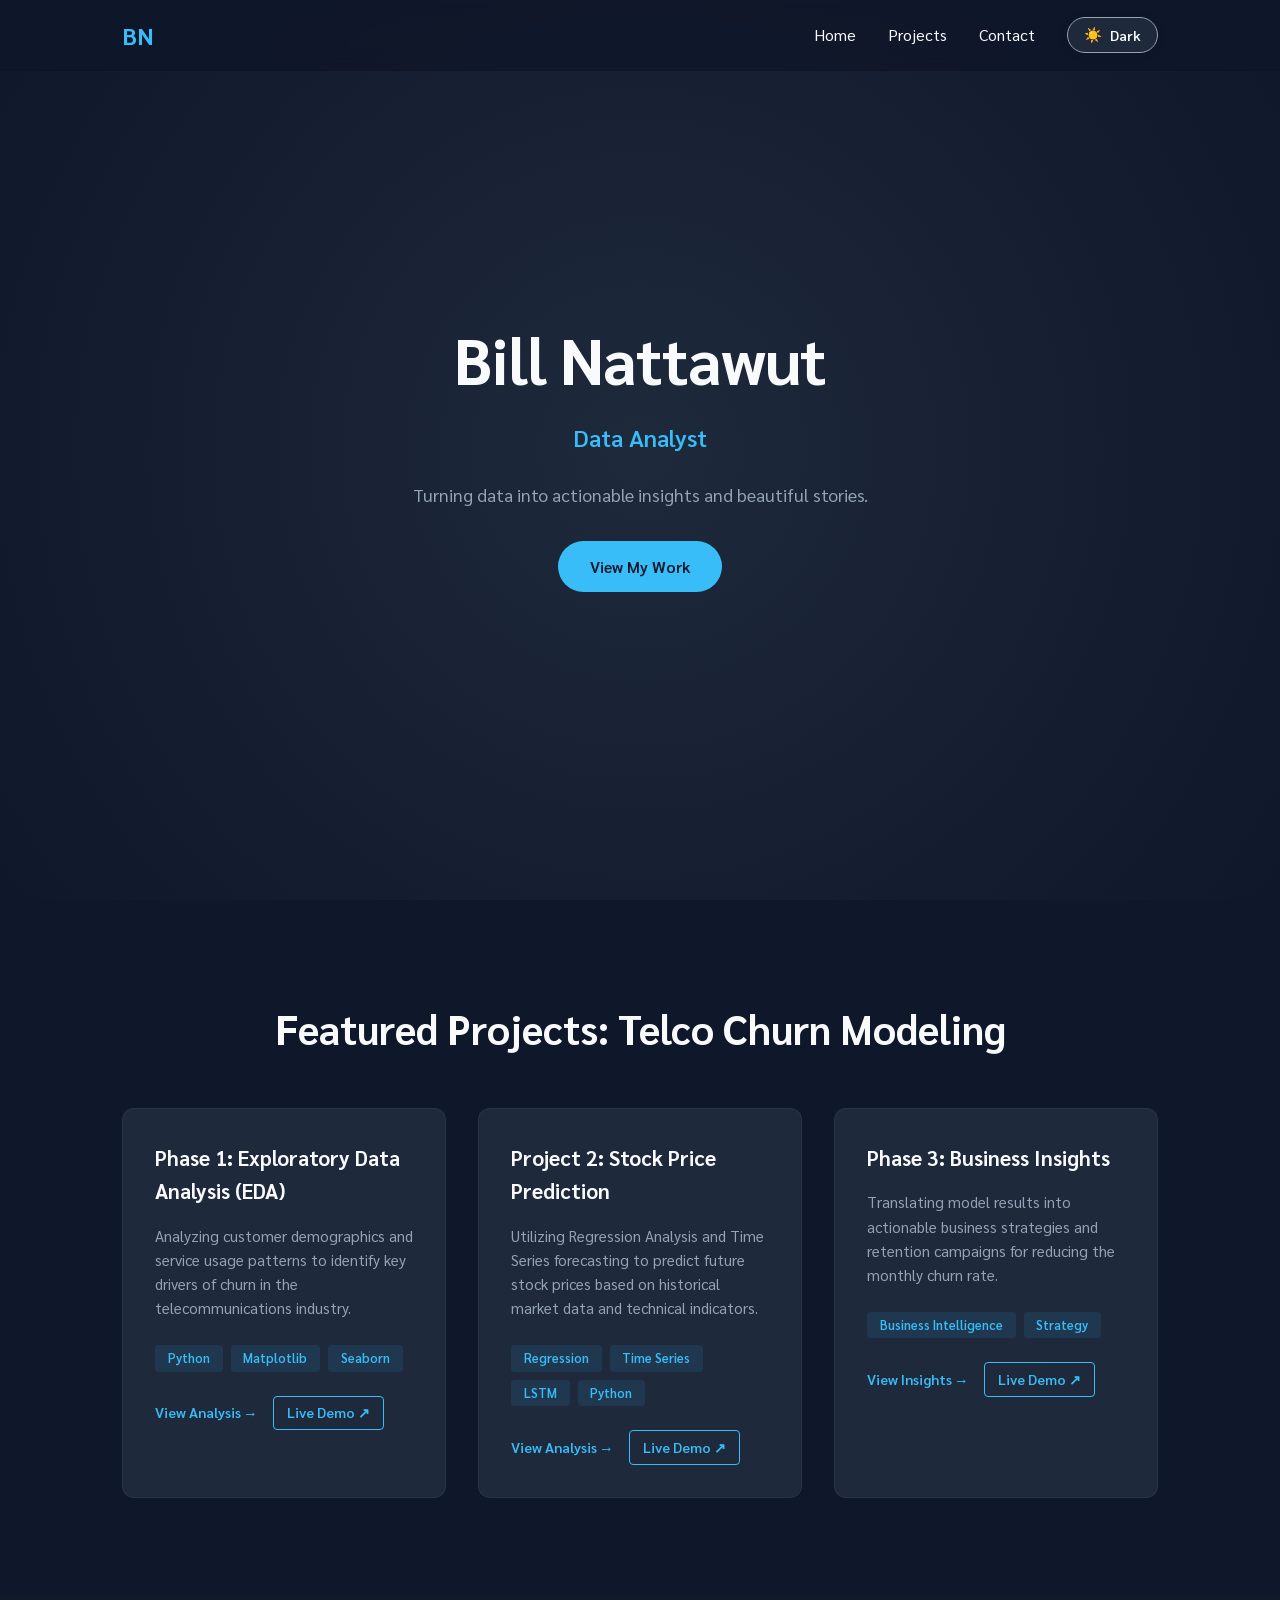
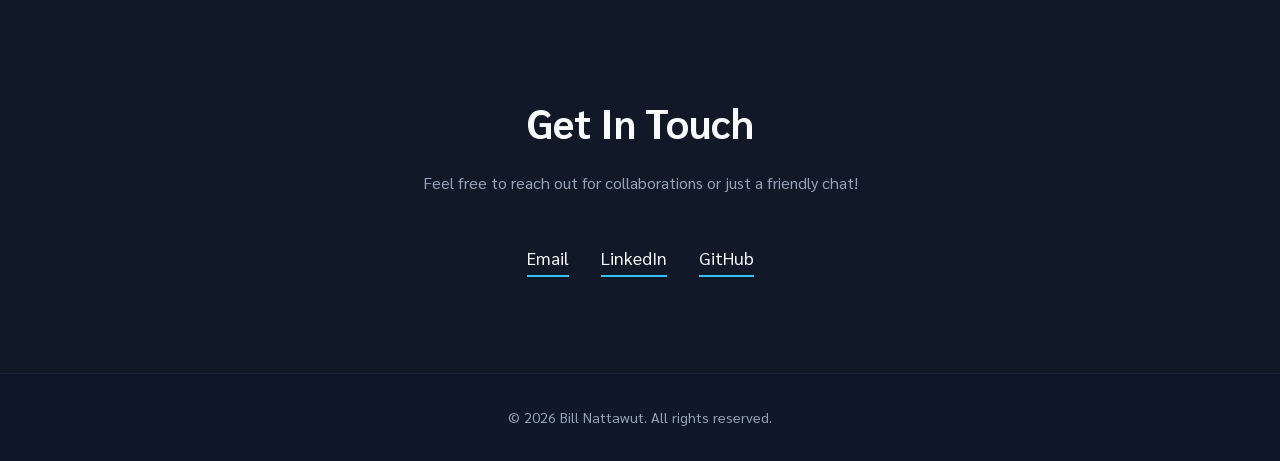
<file: index.html>
<!DOCTYPE html>
<html lang="th">
<head>
    <meta charset="UTF-8">
    <meta name="viewport" content="width=device-width, initial-scale=1.0">
    <title>Bill Nattawut | Data Analyst Portfolio</title>
    <!-- Google Fonts: Sarabun -->
    <link rel="preconnect" href="https://fonts.googleapis.com">
    <link rel="preconnect" href="https://fonts.gstatic.com" crossorigin>
    <link href="https://fonts.googleapis.com/css2?family=Sarabun:wght@300;400;600;700&display=swap" rel="stylesheet">
    <link rel="stylesheet" href="style.css">
</head>
<body>
    <header>
        <nav>
            <div class="logo">BN</div>
            <ul>
                <li><a href="#home">Home</a></li>
                <li><a href="#projects">Projects</a></li>
                <li><a href="#contact">Contact</a></li>
                <li>
                    <button id="theme-toggle" class="theme-btn" aria-label="Toggle Theme">
                        <span class="sun-icon">☀️</span>
                        <span class="moon-icon">🌙</span>
                        <span id="theme-text">Dark</span>
                    </button>
                </li>
            </ul>
        </nav>
    </header>

    <main>
        <!-- Hero Section -->
        <section id="home" class="hero">
            <div class="container">
                <h1>Bill Nattawut</h1>
                <p class="role">Data Analyst</p>
                <p class="bio">Turning data into actionable insights and beautiful stories.</p>
                <a href="#projects" class="btn">View My Work</a>
            </div>
        </section>

        <!-- Projects Section -->
        <section id="projects" class="projects">
            <div class="container">
                <h2>Featured Projects: Telco Churn Modeling</h2>
                <div class="project-grid">
                    <!-- Project 1: Exploratory Data Analysis -->
                    <div class="project-card">
                        <div class="project-info">
                            <h3>Phase 1: Exploratory Data Analysis (EDA)</h3>
                            <p>Analyzing customer demographics and service usage patterns to identify key drivers of churn in the telecommunications industry.</p>
                            <div class="tags">
                                <span>Python</span>
                                <span>Matplotlib</span>
                                <span>Seaborn</span>
                            </div>
                            <div class="project-links">
                                <a href="#" class="project-link">View Analysis &rarr;</a>
                                <a href="#" class="project-link demo-link">Live Demo &nearr;</a>
                            </div>
                        </div>
                    </div>
                    <!-- Project 2: Stock Price Prediction -->
                    <div class="project-card">
                        <div class="project-info">
                            <h3>Project 2: Stock Price Prediction</h3>
                            <p>Utilizing Regression Analysis and Time Series forecasting to predict future stock prices based on historical market data and technical indicators.</p>
                            <div class="tags">
                                <span>Regression</span>
                                <span>Time Series</span>
                                <span>LSTM</span>
                                <span>Python</span>
                            </div>
                            <div class="project-links">
                                <a href="#" class="project-link">View Analysis &rarr;</a>
                                <a href="#" class="project-link demo-link">Live Demo &nearr;</a>
                            </div>
                        </div>
                    </div>
                    <!-- Project 3: Strategic Recommendations -->
                    <div class="project-card">
                        <div class="project-info">
                            <h3>Phase 3: Business Insights</h3>
                            <p>Translating model results into actionable business strategies and retention campaigns for reducing the monthly churn rate.</p>
                            <div class="tags">
                                <span>Business Intelligence</span>
                                <span>Strategy</span>
                            </div>
                            <div class="project-links">
                                <a href="#" class="project-link">View Insights &rarr;</a>
                                <a href="#" class="project-link demo-link">Live Demo &nearr;</a>
                            </div>
                        </div>
                    </div>
                </div>
            </div>
        </section>

        <!-- Contact Section -->
        <section id="contact" class="contact">
            <div class="container">
                <h2>Get In Touch</h2>
                <p>Feel free to reach out for collaborations or just a friendly chat!</p>
                <div class="contact-links">
                    <a href="mailto:your-email@example.com">Email</a>
                    <a href="https://linkedin.com/in/yourprofile" target="_blank">LinkedIn</a>
                    <a href="https://github.com/yourusername" target="_blank">GitHub</a>
                </div>
            </div>
        </section>
    </main>

    <footer>
        <div class="container">
            <p>&copy; 2026 Bill Nattawut. All rights reserved.</p>
        </div>
    </footer>

    <script src="script.js"></script>
</body>
</html>
</file>
<file: style.css>
/* CSS Variables for Modern Dark Theme */
:root {
    --bg-color: #0f172a;
    --card-bg: #1e293b;
    --text-primary: #f8fafc;
    --text-secondary: #94a3b8;
    --accent-color: #38bdf8;
    --accent-hover: #0ea5e9;
    --nav-bg: rgba(15, 23, 42, 0.9);
    --font-main: 'Sarabun', sans-serif;
    --transition-speed: 0.3s;
}

/* Light Theme Variables */
[data-theme="light"] {
    --bg-color: #f8fafc;
    --card-bg: #ffffff;
    --text-primary: #0f172a;
    --text-secondary: #475569;
    --nav-bg: rgba(248, 250, 252, 0.9);
    --accent-color: #0284c7;
    --accent-hover: #0369a1;
}

/* Global Styles */
* {
    margin: 0;
    padding: 0;
    box-sizing: border-box;
}

html {
    scroll-behavior: smooth;
}

body {
    background-color: var(--bg-color);
    color: var(--text-primary);
    font-family: var(--font-main);
    line-height: 1.6;
    transition: background-color var(--transition-speed), color var(--transition-speed);
}

.container {
    max-width: 1100px;
    margin: 0 auto;
    padding: 0 2rem;
}

/* Navbar */
header {
    background-color: var(--nav-bg);
    position: fixed;
    width: 100%;
    top: 0;
    z-index: 1000;
    backdrop-filter: blur(10px);
    border-bottom: 1px solid rgba(0, 0, 0, 0.1);
    transition: background-color var(--transition-speed);
}

nav {
    display: flex;
    justify-content: space-between;
    align-items: center;
    padding: 1rem 2rem;
    max-width: 1100px;
    margin: 0 auto;
}

.logo {
    font-size: 1.5rem;
    font-weight: 700;
    color: var(--accent-color);
}

nav ul {
    display: flex;
    list-style: none;
    align-items: center;
}

nav ul li {
    margin-left: 2rem;
}

nav ul li a {
    color: var(--text-primary);
    text-decoration: none;
    font-weight: 400;
    transition: color var(--transition-speed);
}

nav ul li a:hover {
    color: var(--accent-color);
}

/* Theme Toggle Button */
.theme-btn {
    background: var(--card-bg);
    border: 1px solid var(--text-secondary);
    color: var(--text-primary);
    padding: 0.5rem 1rem;
    border-radius: 50px;
    cursor: pointer;
    display: flex;
    align-items: center;
    justify-content: center;
    gap: 0.5rem;
    font-size: 0.9rem;
    font-weight: 600;
    transition: transform 0.3s, background-color var(--transition-speed);
    box-shadow: 0 2px 10px rgba(0,0,0,0.1);
    min-width: 90px;
}

.theme-btn:hover {
    transform: scale(1.05);
}

#theme-text {
    font-family: var(--font-main);
}


/* Toggle Icons Visibility */
[data-theme="light"] .sun-icon { display: none; }
[data-theme="light"] .moon-icon { display: block; }
body:not([data-theme="light"]) .sun-icon { display: block; }
body:not([data-theme="light"]) .moon-icon { display: none; }

/* Hero Section */
.hero {
    height: 100vh;
    display: flex;
    align-items: center;
    justify-content: center;
    text-align: center;
    background: radial-gradient(circle at center, var(--card-bg) 0%, var(--bg-color) 100%);
    transition: background var(--transition-speed);
}


.hero h1 {
    font-size: 4rem;
    margin-bottom: 0.5rem;
    font-weight: 700;
    letter-spacing: -1px;
}

.hero .role {
    font-size: 1.5rem;
    color: var(--accent-color);
    margin-bottom: 1.5rem;
    font-weight: 600;
}

.hero .bio {
    max-width: 600px;
    margin: 0 auto 2rem;
    color: var(--text-secondary);
    font-size: 1.1rem;
}

.btn {
    display: inline-block;
    background-color: var(--accent-color);
    color: var(--bg-color);
    padding: 0.8rem 2rem;
    border-radius: 50px;
    text-decoration: none;
    font-weight: 600;
    transition: background-color 0.3s, transform 0.3s;
}

.btn:hover {
    background-color: var(--accent-hover);
    transform: translateY(-3px);
}

/* Projects Section */
.projects {
    padding: 6rem 0;
}

.projects h2 {
    text-align: center;
    font-size: 2.5rem;
    margin-bottom: 3rem;
}

.project-grid {
    display: grid;
    grid-template-columns: repeat(auto-fit, minmax(300px, 1fr));
    gap: 2rem;
}

.project-card {
    background-color: var(--card-bg);
    border-radius: 12px;
    overflow: hidden;
    transition: transform 0.3s, box-shadow 0.3s;
    border: 1px solid rgba(255, 255, 255, 0.05);
}

.project-card:hover {
    transform: translateY(-10px);
    box-shadow: 0 20px 25px -5px rgba(0, 0, 0, 0.1), 0 10px 10px -5px rgba(0, 0, 0, 0.04);
}

.project-info {
    padding: 2rem;
}

.project-info h3 {
    margin-bottom: 1rem;
    font-size: 1.3rem;
}

.project-info p {
    color: var(--text-secondary);
    margin-bottom: 1.5rem;
    font-size: 0.95rem;
}

.tags {
    display: flex;
    flex-wrap: wrap;
    gap: 0.5rem;
    margin-bottom: 1.5rem;
}

.tags span {
    background-color: rgba(56, 189, 248, 0.1);
    color: var(--accent-color);
    padding: 0.2rem 0.8rem;
    border-radius: 4px;
    font-size: 0.8rem;
    font-weight: 600;
}

.project-link {
    color: var(--accent-color);
    text-decoration: none;
    font-weight: 600;
    font-size: 0.9rem;
}

.project-links {
    display: flex;
    gap: 1rem;
    align-items: center;
    flex-wrap: wrap;
}

.demo-link {
    border: 1px solid var(--accent-color);
    padding: 0.3rem 0.8rem;
    border-radius: 4px;
    transition: all 0.3s ease;
}

.demo-link:hover {
    background-color: var(--accent-color);
    color: #0f172a;
}

/* Contact Section */
.contact {
    padding: 6rem 0;
    background-color: #111827;
    text-align: center;
}

.contact h2 {
    font-size: 2.5rem;
    margin-bottom: 1rem;
}

.contact p {
    color: var(--text-secondary);
    margin-bottom: 3rem;
}

.contact-links {
    display: flex;
    justify-content: center;
    gap: 2rem;
}

.contact-links a {
    color: var(--text-primary);
    text-decoration: none;
    font-size: 1.1rem;
    border-bottom: 2px solid var(--accent-color);
    padding-bottom: 0.2rem;
    transition: color 0.3s;
}

.contact-links a:hover {
    color: var(--accent-color);
}

/* Footer */
footer {
    padding: 2rem 0;
    text-align: center;
    border-top: 1px solid rgba(255, 255, 255, 0.05);
    color: var(--text-secondary);
    font-size: 0.9rem;
}

/* Responsive */
@media (max-width: 768px) {
    .hero h1 {
        font-size: 2.5rem;
    }
    nav ul {
        display: none;
    }
}
</file>
